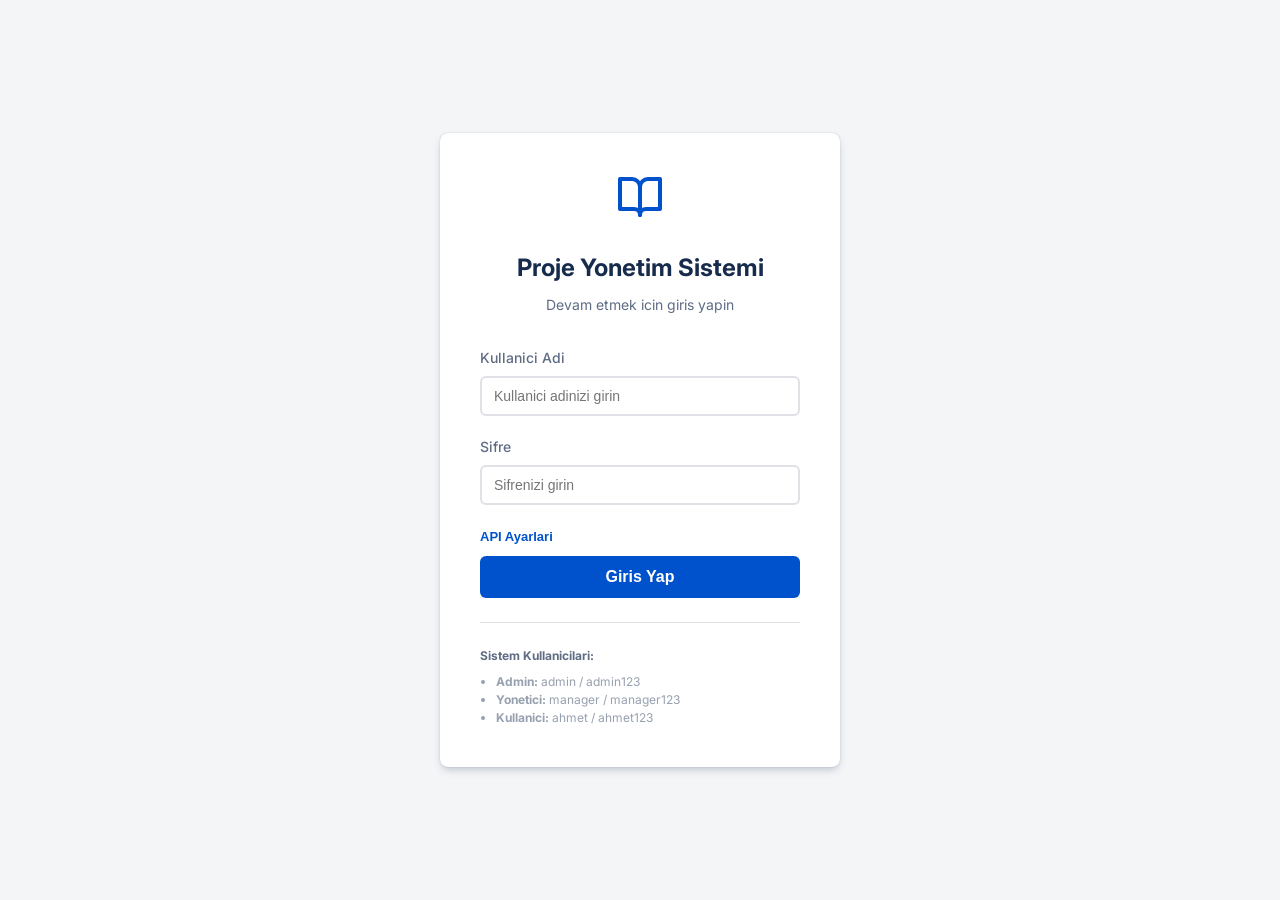
<file: frontend/login.html>
<!DOCTYPE html>
<html lang="tr">
<head>
    <meta charset="UTF-8">
    <meta name="viewport" content="width=device-width, initial-scale=1.0">
    <title>Giris Yap | Proje Yonetim Sistemi</title>
    <link href="https://fonts.googleapis.com/css2?family=Inter:wght@400;500;600;700&display=swap" rel="stylesheet">
    <link rel="stylesheet" href="css/style.css">
    <style>
        body.login-page {
            display: flex;
            align-items: center;
            justify-content: center;
            height: 100vh;
            background-color: var(--color-background-subtle);
            margin: 0;
        }

        .login-container {
            background-color: var(--color-surface);
            padding: 40px;
            border-radius: var(--radius-large);
            box-shadow: var(--shadow-overlay);
            width: 100%;
            max-width: 400px;
            text-align: center;
        }

        .login-logo {
            color: var(--color-primary);
            margin-bottom: 24px;
        }

        .login-logo svg {
            width: 48px;
            height: 48px;
        }

        .login-title {
            margin: 0 0 8px 0;
            color: var(--color-text);
            font-size: 24px;
        }

        .login-subtitle {
            margin: 0 0 32px 0;
            color: var(--color-text-subtle);
            font-size: 14px;
        }

        .form-group {
            margin-bottom: 20px;
            text-align: left;
        }

        .form-label {
            display: block;
            margin-bottom: 8px;
            font-weight: 500;
            color: var(--color-text-subtle);
            font-size: 14px;
            text-align: left;
        }

        .form-input {
            width: 100%;
            padding: 10px 12px;
            border: 2px solid var(--color-border);
            border-radius: var(--radius-medium);
            font-size: 14px;
            transition: border-color 0.2s;
            box-sizing: border-box;
            background-color: var(--color-surface);
            color: var(--color-text);
        }

        .form-input:focus {
            outline: none;
            border-color: var(--color-primary);
        }

        .btn-login {
            width: 100%;
            padding: 12px;
            background-color: var(--color-primary);
            color: var(--color-text-inverse);
            border: none;
            border-radius: var(--radius-medium);
            font-size: 16px;
            font-weight: 600;
            cursor: pointer;
            transition: background-color 0.2s;
            margin-top: 10px;
        }

        .btn-login:hover {
            background-color: var(--color-primary-hover);
        }

        .error-message {
            color: var(--color-danger);
            font-size: 14px;
            margin-top: 16px;
            display: none;
            text-align: left;
            padding: 10px;
            background-color: var(--color-danger-subtle);
            border-radius: var(--radius-medium);
            border-left: 4px solid var(--color-danger);
        }

        .api-config {
            margin-top: 16px;
            text-align: left;
        }

        .api-config-toggle {
            background: none;
            border: none;
            color: var(--color-primary);
            cursor: pointer;
            font-size: 13px;
            font-weight: 600;
            padding: 0;
        }

        .api-config-panel {
            display: none;
            margin-top: 12px;
            padding: 14px;
            border: 1px solid var(--color-border);
            border-radius: var(--radius-medium);
            background-color: var(--color-background-subtle);
        }

        .api-config-panel.active {
            display: block;
        }

        .api-config-actions {
            display: flex;
            gap: 10px;
            margin-top: 12px;
        }

        .btn-secondary,
        .btn-ghost {
            border-radius: var(--radius-medium);
            cursor: pointer;
            font-size: 13px;
            font-weight: 600;
            padding: 10px 12px;
        }

        .btn-secondary {
            background-color: var(--color-primary);
            border: none;
            color: var(--color-text-inverse);
        }

        .btn-secondary:hover {
            background-color: var(--color-primary-hover);
        }

        .btn-ghost {
            background-color: transparent;
            border: 1px solid var(--color-border);
            color: var(--color-text-subtle);
        }

        .btn-ghost:hover {
            border-color: var(--color-primary);
            color: var(--color-primary);
        }

        .api-config-help {
            color: var(--color-text-subtle);
            font-size: 12px;
            line-height: 1.5;
            margin: 10px 0 0 0;
        }

        .demo-credentials {
            margin-top: 24px;
            padding-top: 24px;
            border-top: 1px solid var(--color-border);
            font-size: 12px;
            color: var(--color-text-subtlest);
            text-align: left;
        }

        .demo-credentials h4 {
            margin: 0 0 8px 0;
            color: var(--color-text-subtle);
        }

        .demo-credentials ul {
            margin: 0;
            padding-left: 16px;
        }
    </style>
</head>
<body class="login-page">

    <div class="login-container">
        <div class="login-logo">
            <svg viewBox="0 0 24 24" fill="none" stroke="currentColor" stroke-width="2" stroke-linecap="round" stroke-linejoin="round">
                <path d="M2 3h6a4 4 0 0 1 4 4v14a3 3 0 0 0-3-3H2z"></path>
                <path d="M22 3h-6a4 4 0 0 0-4 4v14a3 3 0 0 1 3-3h7z"></path>
            </svg>
        </div>
        <h1 class="login-title">Proje Yonetim Sistemi</h1>
        <p class="login-subtitle">Devam etmek icin giris yapin</p>

        <form id="loginForm">
            <div class="form-group">
                <label for="username" class="form-label">Kullanici Adi</label>
                <input type="text" id="username" class="form-input" required placeholder="Kullanici adinizi girin">
            </div>

            <div class="form-group">
                <label for="password" class="form-label">Sifre</label>
                <input type="password" id="password" class="form-input" required placeholder="Sifrenizi girin">
            </div>

            <div id="errorMessage" class="error-message"></div>

            <div class="api-config">
                <button type="button" class="api-config-toggle" id="apiConfigToggle">API Ayarlari</button>
                <div id="apiConfigPanel" class="api-config-panel">
                    <label for="apiBaseUrlInput" class="form-label">API Adresi</label>
                    <input
                        type="text"
                        id="apiBaseUrlInput"
                        class="form-input"
                        placeholder="http://localhost:8080/api"
                    >
                    <div class="api-config-actions">
                        <button type="button" class="btn-secondary" id="saveApiConfigBtn">Kaydet</button>
                        <button type="button" class="btn-ghost" id="resetApiConfigBtn">Varsayilana Don</button>
                    </div>
                    <p id="apiConfigHelp" class="api-config-help"></p>
                </div>
            </div>

            <button type="submit" class="btn-login" id="loginBtn">Giris Yap</button>
        </form>

        <div class="demo-credentials">
            <h4>Sistem Kullanicilari:</h4>
            <ul>
                <li><strong>Admin:</strong> admin / admin123</li>
                <li><strong>Yonetici:</strong> manager / manager123</li>
                <li><strong>Kullanici:</strong> ahmet / ahmet123</li>
            </ul>
        </div>
    </div>

    <script src="js/api.js"></script>
    <script>
        const existingToken = localStorage.getItem('token');
        if (existingToken && existingToken.split('.').length === 3) {
            try {
                const payload = JSON.parse(atob(existingToken.split('.')[1]));
                if (payload.exp && payload.exp * 1000 > Date.now()) {
                    window.location.href = 'index.html';
                } else {
                    localStorage.removeItem('token');
                    localStorage.removeItem('user');
                }
            } catch (error) {
                localStorage.removeItem('token');
                localStorage.removeItem('user');
            }
        }

        const usernameInput = document.getElementById('username');
        const passwordInput = document.getElementById('password');
        const errorMsg = document.getElementById('errorMessage');
        const loginBtn = document.getElementById('loginBtn');
        const apiConfigToggle = document.getElementById('apiConfigToggle');
        const apiConfigPanel = document.getElementById('apiConfigPanel');
        const apiBaseUrlInput = document.getElementById('apiBaseUrlInput');
        const apiConfigHelp = document.getElementById('apiConfigHelp');
        const saveApiConfigBtn = document.getElementById('saveApiConfigBtn');
        const resetApiConfigBtn = document.getElementById('resetApiConfigBtn');

        function showMessage(message) {
            errorMsg.textContent = message;
            errorMsg.style.display = 'block';
        }

        function renderApiConfigState(openPanel = false) {
            const storedBaseUrl = window.apiConfig?.getStoredBaseUrl?.() || '';
            const currentBaseUrl = window.apiConfig?.getCurrentBaseUrl?.() || 'http://localhost:8080/api';

            apiBaseUrlInput.value = storedBaseUrl;
            apiConfigHelp.innerHTML = storedBaseUrl
                ? `Kayitli API adresi: <strong>${escapeHtml(storedBaseUrl)}</strong>`
                : `Backend varsayilan olarak <strong>${escapeHtml(currentBaseUrl)}</strong> adresinde aranir.`;

            if (openPanel) {
                apiConfigPanel.classList.add('active');
            }
        }

        apiConfigToggle.addEventListener('click', () => {
            apiConfigPanel.classList.toggle('active');
        });

        saveApiConfigBtn.addEventListener('click', () => {
            const value = apiBaseUrlInput.value.trim();
            const resolvedBaseUrl = window.apiConfig?.setBaseUrl?.(value);
            renderApiConfigState(true);
            showMessage(`API adresi kaydedildi: ${resolvedBaseUrl || 'varsayilan ayarlar'}`);
        });

        resetApiConfigBtn.addEventListener('click', () => {
            window.apiConfig?.clearBaseUrl?.();
            renderApiConfigState(true);
            showMessage('API adresi varsayilan ayarlara donduruldu.');
        });

        renderApiConfigState();

        document.getElementById('loginForm').addEventListener('submit', async event => {
            event.preventDefault();

            const originalBtnText = loginBtn.textContent;

            if (!usernameInput.value || !passwordInput.value) {
                showMessage('Lutfen kullanici adi ve sifre girin.');
                return;
            }

            try {
                loginBtn.textContent = 'Giris Yapiliyor...';
                loginBtn.disabled = true;
                errorMsg.style.display = 'none';

                const response = await apiCall('/auth/login', {
                    method: 'POST',
                    body: JSON.stringify({
                        username: usernameInput.value.trim(),
                        password: passwordInput.value
                    })
                });

                if (!response.success || !response.data || !response.data.token) {
                    throw new Error(response.message || 'Giris basarisiz. Lutfen bilgilerinizi kontrol edin.');
                }

                localStorage.setItem('token', response.data.token);
                localStorage.setItem('user', JSON.stringify(response.data));
                window.location.href = 'index.html';
            } catch (error) {
                console.error('Login error:', error);
                if (error.isNetworkError) {
                    renderApiConfigState(true);
                }
                showMessage(getApiErrorMessage(error, 'Giris basarisiz. Lutfen tekrar deneyin.'));
                loginBtn.textContent = originalBtnText;
                loginBtn.disabled = false;
            }
        });
    </script>
</body>
</html>
</file>
<file: frontend/css/style.css>
:root {
    /* Colors - Atlassian Design System inspired */
    --color-primary: #0052CC;
    --color-primary-hover: #0065FF;
    --color-primary-active: #0747A6;
    
    --color-text: #172B4D;
    --color-text-subtle: #5E6C84;
    --color-text-subtlest: #97A0AF;
    --color-text-inverse: #FFFFFF;
    
    --color-background: #FFFFFF;
    --color-background-subtle: #F4F5F7;
    --color-surface: #FFFFFF;
    --color-surface-hover: #EBECF0;
    --color-surface-active: #DFE1E6;
    
    --color-border: #DFE1E6;
    --color-border-focused: #4C9AFF;
    
    /* Semantic Colors */
    --color-success: #00875A;
    --color-success-hover: #00A3BF;
    --color-success-subtle: #E3FCEF;
    
    --color-warning: #FF991F;
    --color-warning-subtle: #FFF0B3;
    
    --color-danger: #DE350B;
    --color-danger-hover: #FF5630;
    --color-danger-subtle: #FFEBE6;
    
    --color-info: #0065FF;
    --color-info-subtle: #DEEBFF;
    
    /* Typography */
    --font-family: 'Inter', -apple-system, BlinkMacSystemFont, 'Segoe UI', Roboto, Helvetica, Arial, sans-serif;
    
    /* Spacing */
    --spacing-xs: 4px;
    --spacing-sm: 8px;
    --spacing-md: 16px;
    --spacing-lg: 24px;
    --spacing-xl: 32px;
    
    /* Borders & Shadow */
    --radius-small: 3px;
    --radius-medium: 6px;
    --radius-large: 8px;
    --radius-pill: 20px;
    
    --shadow-card: 0 1px 1px rgba(9, 30, 66, 0.25), 0 0 1px rgba(9, 30, 66, 0.31);
    --shadow-overlay: 0 4px 8px -2px rgba(9, 30, 66, 0.25), 0 0 1px rgba(9, 30, 66, 0.31);
    
    /* Layout */
    --sidebar-width: 260px;
    --header-height: 56px;
}

* {
    box-sizing: border-box;
    margin: 0;
    padding: 0;
}

body {
    font-family: var(--font-family);
    color: var(--color-text);
    background-color: var(--color-background);
    line-height: 1.5;
    font-size: 14px;
    overflow-x: hidden;
}

a {
    color: var(--color-primary);
    text-decoration: none;
}

a:hover {
    text-decoration: underline;
}

/* Application Layout */
.app-container {
    display: flex;
    height: 100vh;
    overflow: hidden;
}

/* Sidebar Navigation */
.sidebar {
    width: var(--sidebar-width);
    background-color: var(--color-background-subtle);
    border-right: 1px solid var(--color-border);
    display: flex;
    flex-direction: column;
    flex-shrink: 0;
    transition: transform 0.3s ease;
    z-index: 10;
}

.sidebar-header {
    height: var(--header-height);
    display: flex;
    align-items: center;
    padding: 0 var(--spacing-md);
    border-bottom: 1px solid var(--color-border);
}

.sidebar-logo {
    display: flex;
    align-items: center;
    gap: var(--spacing-sm);
    font-weight: 600;
    font-size: 16px;
    color: var(--color-text);
}

.sidebar-logo svg {
    color: var(--color-primary);
}

.sidebar-content {
    flex: 1;
    overflow-y: auto;
    padding: var(--spacing-md) 0;
}

.nav-section {
    margin-bottom: var(--spacing-lg);
}

.nav-section-title {
    font-size: 11px;
    text-transform: uppercase;
    font-weight: 700;
    color: var(--color-text-subtle);
    padding: 0 var(--spacing-md);
    margin-bottom: var(--spacing-sm);
    letter-spacing: 0.5px;
}

.nav-item {
    display: flex;
    align-items: center;
    gap: var(--spacing-sm);
    padding: var(--spacing-sm) var(--spacing-md);
    color: var(--color-text);
    text-decoration: none;
    cursor: pointer;
    transition: background-color 0.2s;
}

.nav-item:hover {
    background-color: var(--color-surface-hover);
    text-decoration: none;
}

.nav-item.active {
    background-color: var(--color-info-subtle);
    color: var(--color-primary);
    font-weight: 500;
}

.nav-item svg {
    width: 20px;
    height: 20px;
    color: var(--color-text-subtle);
}

.nav-item.active svg {
    color: var(--color-primary);
}

.sidebar-footer {
    padding: var(--spacing-md);
    border-top: 1px solid var(--color-border);
    display: flex;
    align-items: center;
    gap: var(--spacing-sm);
}

.user-avatar {
    width: 32px;
    height: 32px;
    background-color: var(--color-primary);
    color: white;
    border-radius: 50%;
    display: flex;
    align-items: center;
    justify-content: center;
    font-weight: 600;
    font-size: 14px;
}

.user-info {
    flex: 1;
    overflow: hidden;
}

.user-name {
    font-weight: 500;
    font-size: 14px;
    white-space: nowrap;
    overflow: hidden;
    text-overflow: ellipsis;
}

.user-role {
    font-size: 12px;
    color: var(--color-text-subtle);
}

.logout-btn {
    background: none;
    border: none;
    color: var(--color-text-subtle);
    cursor: pointer;
    padding: var(--spacing-xs);
    border-radius: var(--radius-small);
}

.logout-btn:hover {
    background-color: var(--color-surface-hover);
    color: var(--color-danger);
}

/* Main Content Area */
.main-content {
    flex: 1;
    display: flex;
    flex-direction: column;
    overflow: hidden;
    background-color: var(--color-background);
}

.main-header {
    height: var(--header-height);
    display: flex;
    align-items: center;
    justify-content: space-between;
    padding: 0 var(--spacing-xl);
    border-bottom: 1px solid var(--color-border);
}

.header-title {
    font-size: 20px;
    font-weight: 600;
}

.header-actions {
    display: flex;
    gap: var(--spacing-sm);
}

.content-body {
    flex: 1;
    overflow-y: auto;
    padding: var(--spacing-xl);
}

/* Cards & Containers */
.card {
    background-color: var(--color-surface);
    border-radius: var(--radius-large);
    box-shadow: var(--shadow-card);
    padding: var(--spacing-lg);
    margin-bottom: var(--spacing-lg);
}

/* Buttons */
.btn {
    display: inline-flex;
    align-items: center;
    justify-content: center;
    gap: var(--spacing-sm);
    padding: 6px 12px;
    border-radius: var(--radius-small);
    font-weight: 500;
    font-size: 14px;
    cursor: pointer;
    border: none;
    transition: background-color 0.2s, box-shadow 0.2s;
    font-family: var(--font-family);
}

.btn-primary {
    background-color: var(--color-primary);
    color: var(--color-text-inverse);
}

.btn-primary:hover {
    background-color: var(--color-primary-hover);
}

.btn-secondary {
    background-color: var(--color-surface-hover);
    color: var(--color-text);
}

.btn-secondary:hover {
    background-color: var(--color-surface-active);
}

.btn-danger {
    background-color: var(--color-danger);
    color: var(--color-text-inverse);
}

.btn-danger:hover {
    background-color: var(--color-danger-hover);
}

/* Badges & Status */
.badge {
    display: inline-block;
    padding: 2px 6px;
    border-radius: var(--radius-small);
    font-size: 11px;
    font-weight: 700;
    text-transform: uppercase;
}

.status-todo {
    background-color: var(--color-surface-hover);
    color: var(--color-text-subtle);
}

.status-progress {
    background-color: var(--color-info-subtle);
    color: var(--color-info);
}

.status-done {
    background-color: var(--color-success-subtle);
    color: var(--color-success);
}

.status-cancelled {
    background-color: var(--color-danger-subtle);
    color: var(--color-danger);
}

/* Tables */
.table-container {
    width: 100%;
    overflow-x: auto;
}

.data-table {
    width: 100%;
    border-collapse: collapse;
    text-align: left;
}

.data-table th {
    padding: var(--spacing-sm) var(--spacing-md);
    color: var(--color-text-subtle);
    font-weight: 600;
    font-size: 12px;
    border-bottom: 2px solid var(--color-border);
}

.data-table td {
    padding: var(--spacing-sm) var(--spacing-md);
    border-bottom: 1px solid var(--color-border);
    color: var(--color-text);
}

.data-table tr:hover td {
    background-color: var(--color-background-subtle);
}

/* Inputs & Forms */
.form-group {
    margin-bottom: var(--spacing-md);
}

.form-label {
    display: block;
    margin-bottom: var(--spacing-xs);
    font-weight: 600;
    color: var(--color-text-subtle);
    font-size: 12px;
}

.form-control {
    width: 100%;
    padding: 8px 12px;
    border: 2px solid var(--color-border);
    border-radius: var(--radius-small);
    background-color: var(--color-background-subtle);
    font-family: var(--font-family);
    font-size: 14px;
    color: var(--color-text);
    transition: all 0.2s;
}

.form-control:focus {
    outline: none;
    border-color: var(--color-border-focused);
    background-color: var(--color-surface);
}

/* Modals */
.modal-overlay {
    position: fixed;
    top: 0;
    left: 0;
    right: 0;
    bottom: 0;
    background-color: rgba(9, 30, 66, 0.54);
    display: flex;
    align-items: center;
    justify-content: center;
    z-index: 1000;
    opacity: 0;
    visibility: hidden;
    transition: all 0.2s ease;
}

.modal-overlay.active {
    opacity: 1;
    visibility: visible;
}

.modal {
    background-color: var(--color-surface);
    border-radius: var(--radius-large);
    box-shadow: var(--shadow-overlay);
    width: 100%;
    max-width: 600px;
    max-height: 90vh;
    display: flex;
    flex-direction: column;
    transform: translateY(20px);
    transition: transform 0.3s cubic-bezier(0.175, 0.885, 0.32, 1.275);
}

.modal-overlay.active .modal {
    transform: translateY(0);
}

.modal-header {
    padding: var(--spacing-lg);
    border-bottom: 1px solid var(--color-border);
    display: flex;
    align-items: center;
    justify-content: space-between;
}

.modal-title {
    font-size: 20px;
    font-weight: 500;
    margin: 0;
}

.modal-close {
    background: none;
    border: none;
    cursor: pointer;
    color: var(--color-text-subtle);
    padding: var(--spacing-xs);
}

.modal-close:hover {
    color: var(--color-text);
}

.modal-body {
    padding: var(--spacing-lg);
    overflow-y: auto;
}

.modal-footer {
    padding: var(--spacing-lg);
    border-top: 1px solid var(--color-border);
    display: flex;
    justify-content: flex-end;
    gap: var(--spacing-sm);
}

/* Dashboard specific */
.dashboard-grid {
    display: grid;
    grid-template-columns: repeat(auto-fit, minmax(150px, 1fr));
    gap: var(--spacing-sm);
    margin-bottom: var(--spacing-lg);
}

.stat-card {
    background-color: var(--color-surface);
    border-radius: var(--radius-medium);
    box-shadow: var(--shadow-card);
    padding: 12px var(--spacing-md);
    display: flex;
    align-items: center;
    gap: var(--spacing-sm);
}

.stat-icon {
    width: 38px;
    height: 38px;
    border-radius: 50%;
    display: flex;
    align-items: center;
    justify-content: center;
    background-color: var(--color-info-subtle);
    color: var(--color-info);
}

.stat-icon svg {
    width: 19px;
    height: 19px;
}

.stat-details {
    flex: 1;
}

.stat-title {
    font-size: 11px;
    font-weight: 600;
    color: var(--color-text-subtle);
    text-transform: uppercase;
    margin-bottom: 2px;
}

.stat-value {
    font-size: 19px;
    font-weight: 600;
    color: var(--color-text);
}

/* Utility classes */
.d-none { display: none !important; }
.d-flex { display: flex !important; }
.align-items-center { align-items: center !important; }
.justify-content-between { justify-content: space-between !important; }
.mt-2 { margin-top: var(--spacing-sm) !important; }
.mt-4 { margin-top: var(--spacing-lg) !important; }
.mb-2 { margin-bottom: var(--spacing-sm) !important; }
.mb-4 { margin-bottom: var(--spacing-lg) !important; }

/* Timeline/Gantt specific */
.gantt-container {
    overflow-x: auto;
    border: 1px solid var(--color-border);
    border-radius: var(--radius-medium);
    background: var(--color-surface);
}

.gantt-row {
    display: flex;
    border-bottom: 1px solid var(--color-border);
    min-width: 800px;
}

.gantt-row-header {
    width: 200px;
    padding: var(--spacing-sm) var(--spacing-md);
    border-right: 1px solid var(--color-border);
    font-weight: 500;
    flex-shrink: 0;
    background: #fdfdfd;
}

.gantt-timeline {
    flex: 1;
    position: relative;
    padding: var(--spacing-sm) 0;
    min-height: 40px;
    background: repeating-linear-gradient(
        to right,
        transparent,
        transparent 49px,
        var(--color-border) 49px,
        var(--color-border) 50px
    );
}

.gantt-bar {
    position: absolute;
    height: 24px;
    top: 8px;
    border-radius: var(--radius-small);
    background-color: var(--color-primary);
    color: white;
    font-size: 11px;
    padding: 2px 8px;
    white-space: nowrap;
    overflow: hidden;
    text-overflow: ellipsis;
    box-shadow: 0 1px 2px rgba(0,0,0,0.2);
}
</file>
